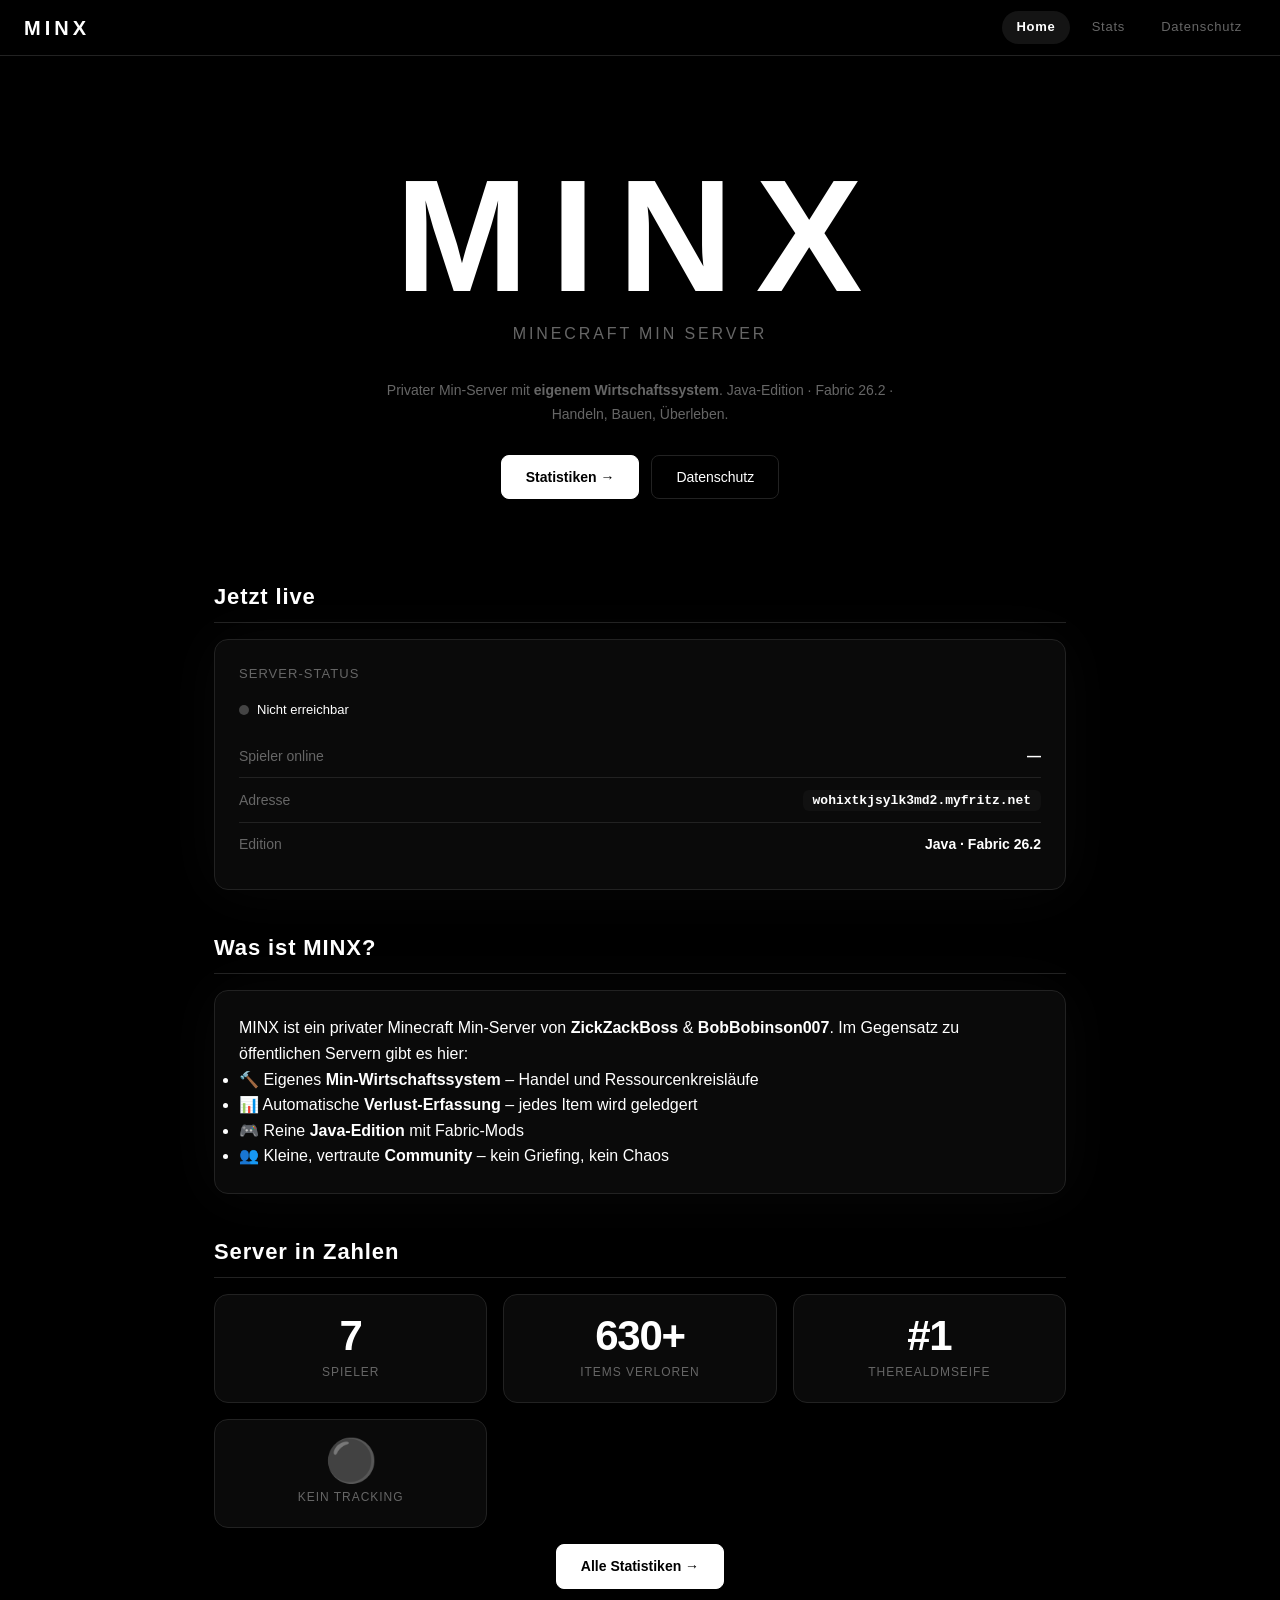
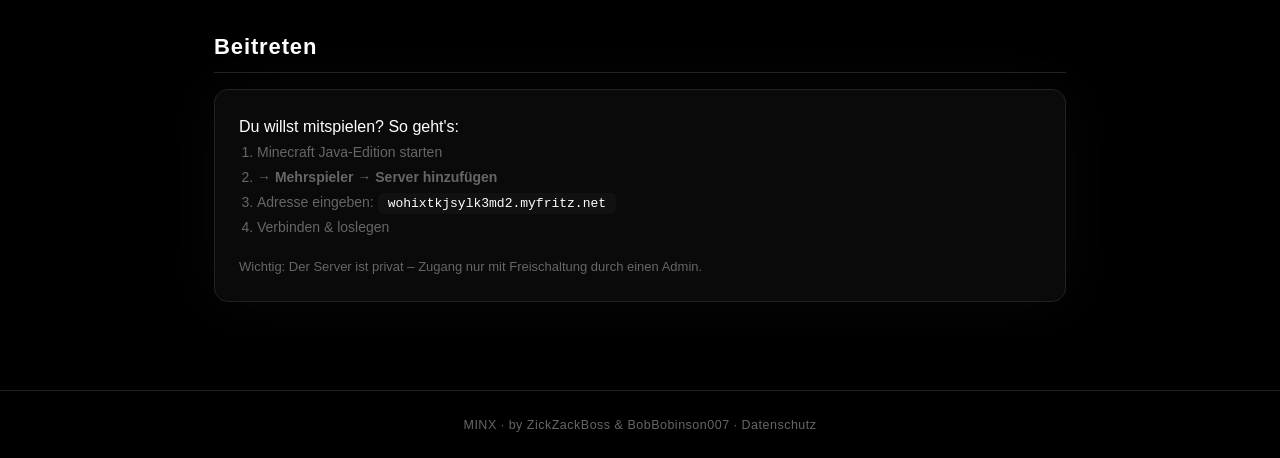
<file: index.html>
<!DOCTYPE html>
<html lang="de">
<head>
  <meta charset="utf-8">
  <meta name="viewport" content="width=device-width, initial-scale=1">
  <title>MINX — Minecraft Min Server</title>
  <meta name="description" content="MINX – Privater Minecraft Min-Server mit eigenem Wirtschaftssystem. Java · Fabric 26.2.">
  <link rel="stylesheet" href="style.css">
  <link rel="icon" type="image/svg+xml" href="data:image/svg+xml,<svg xmlns='http://www.w3.org/2000/svg' viewBox='0 0 100 100'><text y='.9em' font-size='90' fill='white'>M</text></svg>">
</head>
<body>

<nav>
  <a href="/minx/" class="brand">MINX</a>
  <a href="/minx/" class="active">Home</a>
  <a href="/minx/stats/">Stats</a>
  <a href="/minx/privacy/">Datenschutz</a>
</nav>

<main>

  <!-- ─── HERO ─── -->
  <section class="hero">
    <h1>MINX</h1>
    <p class="subtitle">Minecraft Min Server</p>
    <p>
      Privater Min-Server mit <strong>eigenem Wirtschaftssystem</strong>.
      Java-Edition · Fabric 26.2 · Handeln, Bauen, Überleben.
    </p>
    <div class="actions">
      <a href="/minx/stats/" class="btn btn-primary">Statistiken →</a>
      <a href="/minx/privacy/" class="btn">Datenschutz</a>
    </div>
  </section>

  <!-- ─── Server Status ─── -->
  <section>
    <h2>Jetzt live</h2>
    <div class="card">
      <div class="card-header">Server-Status</div>
      <div id="server-status" style="margin-bottom:14px;">
        <span id="status-dot" class="dot offline"></span>
        <span id="status-label">Prüfe…</span>
      </div>
      <div class="row"><span class="k">Spieler online</span><span id="status-players" class="v">—</span></div>
      <div class="row"><span class="k">Adresse</span><span class="v"><code>wohixtkjsylk3md2.myfritz.net</code></span></div>
      <div class="row"><span class="k">Edition</span><span class="v">Java · Fabric 26.2</span></div>
    </div>
  </section>

  <!-- ─── Über ─── -->
  <section>
    <h2>Was ist MINX?</h2>
    <div class="card">
      <p>
        MINX ist ein privater Minecraft Min-Server von
        <strong>ZickZackBoss</strong> &amp; <strong>BobBobinson007</strong>.
        Im Gegensatz zu öffentlichen Servern gibt es hier:
      </p>
      <ul>
        <li>🔨 Eigenes <strong>Min-Wirtschaftssystem</strong> – Handel und Ressourcenkreisläufe</li>
        <li>📊 Automatische <strong>Verlust-Erfassung</strong> – jedes Item wird geledgert</li>
        <li>🎮 Reine <strong>Java-Edition</strong> mit Fabric-Mods</li>
        <li>👥 Kleine, vertraute <strong>Community</strong> – kein Griefing, kein Chaos</li>
      </ul>
    </div>
  </section>

  <!-- ─── Stats Teaser ─── -->
  <section>
    <h2>Server in Zahlen</h2>
    <div class="stats-grid">
      <div class="stat-card">
        <div class="number">7</div>
        <div class="label">Spieler</div>
      </div>
      <div class="stat-card">
        <div class="number">630+</div>
        <div class="label">Items verloren</div>
      </div>
      <div class="stat-card">
        <div class="number">#1</div>
        <div class="label">TheRealDmseife</div>
      </div>
      <div class="stat-card">
        <div class="number">⚫</div>
        <div class="label">Kein Tracking</div>
      </div>
    </div>
    <p class="text-center mt-16">
      <a href="/minx/stats/" class="btn btn-primary">Alle Statistiken →</a>
    </p>
  </section>

  <!-- ─── Server beitreten ─── -->
  <section>
    <h2>Beitreten</h2>
    <div class="card">
      <p>
        Du willst mitspielen? So geht's:
      </p>
      <ol style="padding-left:18px; color:var(--muted); font-size:14px; line-height:1.8;">
        <li>Minecraft Java-Edition starten</li>
        <li>→ <strong>Mehrspieler</strong> → <strong>Server hinzufügen</strong></li>
        <li>Adresse eingeben: <code>wohixtkjsylk3md2.myfritz.net</code></li>
        <li>Verbinden &amp; loslegen</li>
      </ol>
      <p class="mt-16 text-muted" style="font-size:13px;">
        Wichtig: Der Server ist privat – Zugang nur mit Freischaltung durch einen Admin.
      </p>
    </div>
  </section>

</main>

<footer>
  <p>
    MINX · by ZickZackBoss &amp; BobBobinson007 ·
    <a href="/minx/privacy/">Datenschutz</a>
  </p>
</footer>

<script src="script.js"></script>
</body>
</html>
</file>
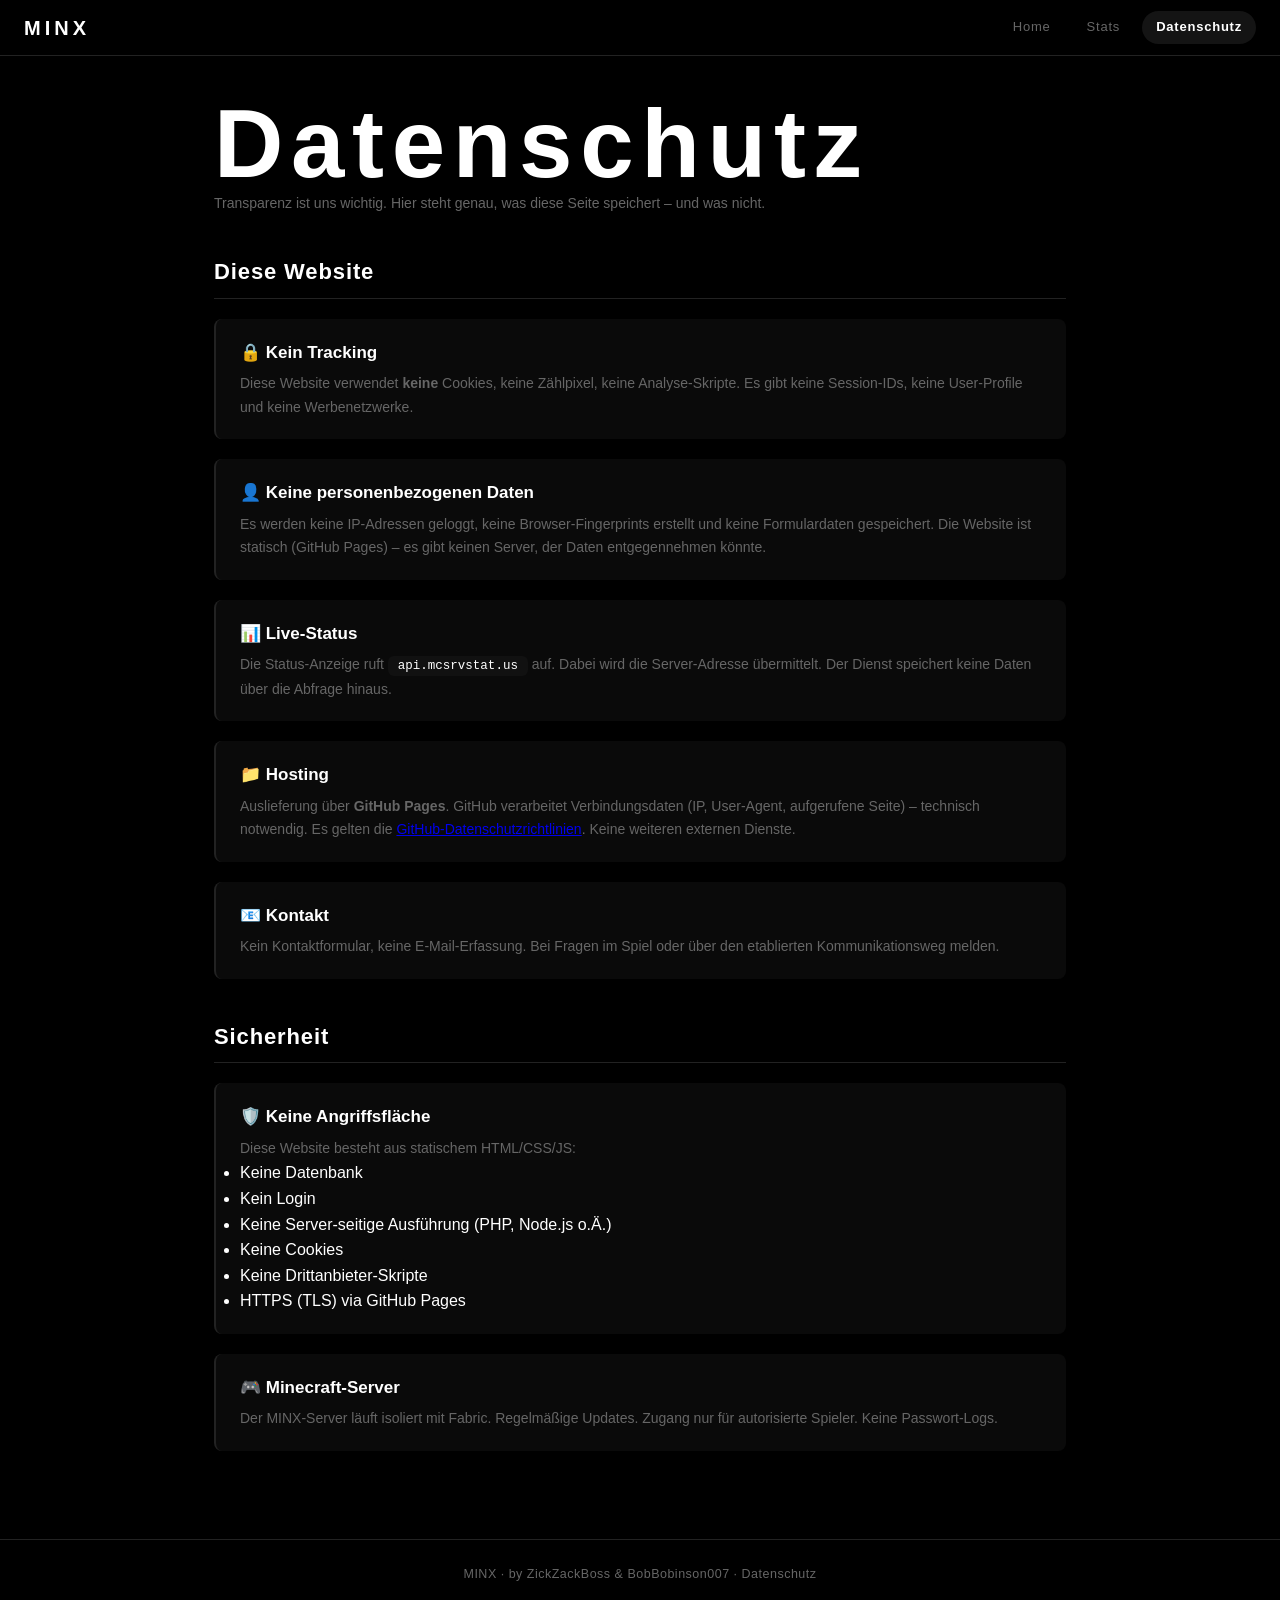
<file: privacy/index.html>
<!DOCTYPE html>
<html lang="de">
<head>
  <meta charset="utf-8">
  <meta name="viewport" content="width=device-width, initial-scale=1">
  <title>Datenschutz — MINX</title>
  <meta name="description" content="MINX Minecraft Server – Datenschutzerklärung. Kein Tracking, keine Cookies, keine Logs.">
  <link rel="stylesheet" href="../style.css">
  <link rel="icon" type="image/svg+xml" href="data:image/svg+xml,<svg xmlns='http://www.w3.org/2000/svg' viewBox='0 0 100 100'><text y='.9em' font-size='90' fill='white'>M</text></svg>">
</head>
<body>

<nav>
  <a href="/minx/" class="brand">MINX</a>
  <a href="/minx/">Home</a>
  <a href="/minx/stats/">Stats</a>
  <a href="/minx/privacy/" class="active">Datenschutz</a>
</nav>

<main>

  <section>
    <h1>Datenschutz</h1>
    <p class="text-muted" style="font-size:14px;">
      Transparenz ist uns wichtig. Hier steht genau, was diese Seite speichert – und was nicht.
    </p>
  </section>

  <section>
    <h2>Diese Website</h2>

    <div class="privacy-block">
      <h3>🔒 Kein Tracking</h3>
      <p>
        Diese Website verwendet <strong>keine</strong> Cookies, keine Zählpixel,
        keine Analyse-Skripte. Es gibt keine Session-IDs, keine User-Profile
        und keine Werbenetzwerke.
      </p>
    </div>

    <div class="privacy-block">
      <h3>👤 Keine personenbezogenen Daten</h3>
      <p>
        Es werden keine IP-Adressen geloggt, keine Browser-Fingerprints erstellt
        und keine Formulardaten gespeichert. Die Website ist statisch (GitHub Pages)
        – es gibt keinen Server, der Daten entgegennehmen könnte.
      </p>
    </div>

    <div class="privacy-block">
      <h3>📊 Live-Status</h3>
      <p>
        Die Status-Anzeige ruft <code>api.mcsrvstat.us</code> auf. Dabei wird
        die Server-Adresse übermittelt. Der Dienst speichert keine Daten über
        die Abfrage hinaus.
      </p>
    </div>

    <div class="privacy-block">
      <h3>📁 Hosting</h3>
      <p>
        Auslieferung über <strong>GitHub Pages</strong>. GitHub verarbeitet
        Verbindungsdaten (IP, User-Agent, aufgerufene Seite) – technisch
        notwendig. Es gelten die
        <a href="https://docs.github.com/de/site-policy/privacy-policies" target="_blank" rel="noopener">GitHub-Datenschutzrichtlinien</a>.
        Keine weiteren externen Dienste.
      </p>
    </div>

    <div class="privacy-block">
      <h3>📧 Kontakt</h3>
      <p>
        Kein Kontaktformular, keine E-Mail-Erfassung. Bei Fragen im Spiel
        oder über den etablierten Kommunikationsweg melden.
      </p>
    </div>
  </section>

  <section>
    <h2>Sicherheit</h2>

    <div class="privacy-block">
      <h3>🛡️ Keine Angriffsfläche</h3>
      <p>Diese Website besteht aus statischem HTML/CSS/JS:</p>
      <ul>
        <li>Keine Datenbank</li>
        <li>Kein Login</li>
        <li>Keine Server-seitige Ausführung (PHP, Node.js o.Ä.)</li>
        <li>Keine Cookies</li>
        <li>Keine Drittanbieter-Skripte</li>
        <li>HTTPS (TLS) via GitHub Pages</li>
      </ul>
    </div>

    <div class="privacy-block">
      <h3>🎮 Minecraft-Server</h3>
      <p>
        Der MINX-Server läuft isoliert mit Fabric. Regelmäßige Updates.
        Zugang nur für autorisierte Spieler. Keine Passwort-Logs.
      </p>
    </div>
  </section>

</main>

<footer>
  <p>
    MINX · by ZickZackBoss &amp; BobBobinson007 ·
    <a href="/minx/privacy/">Datenschutz</a>
  </p>
</footer>

<script src="../script.js"></script>
</body>
</html>
</file>
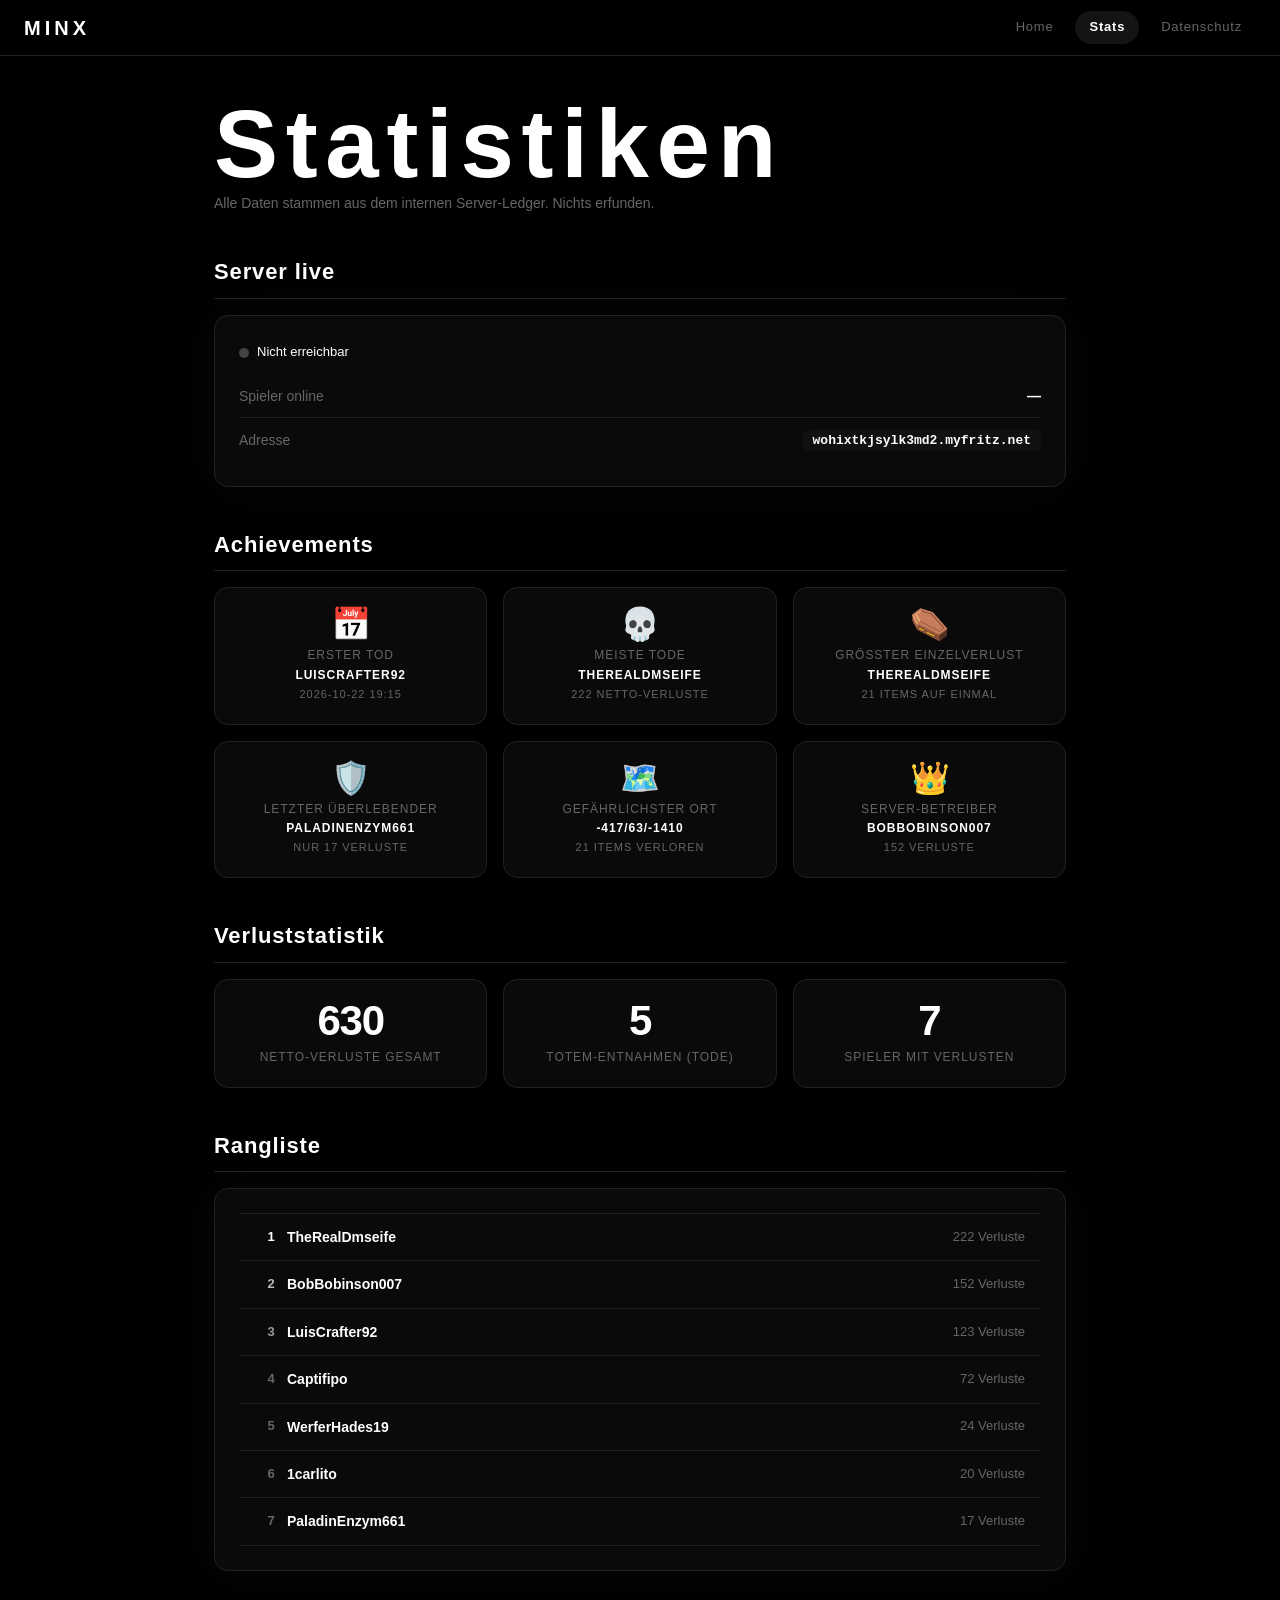
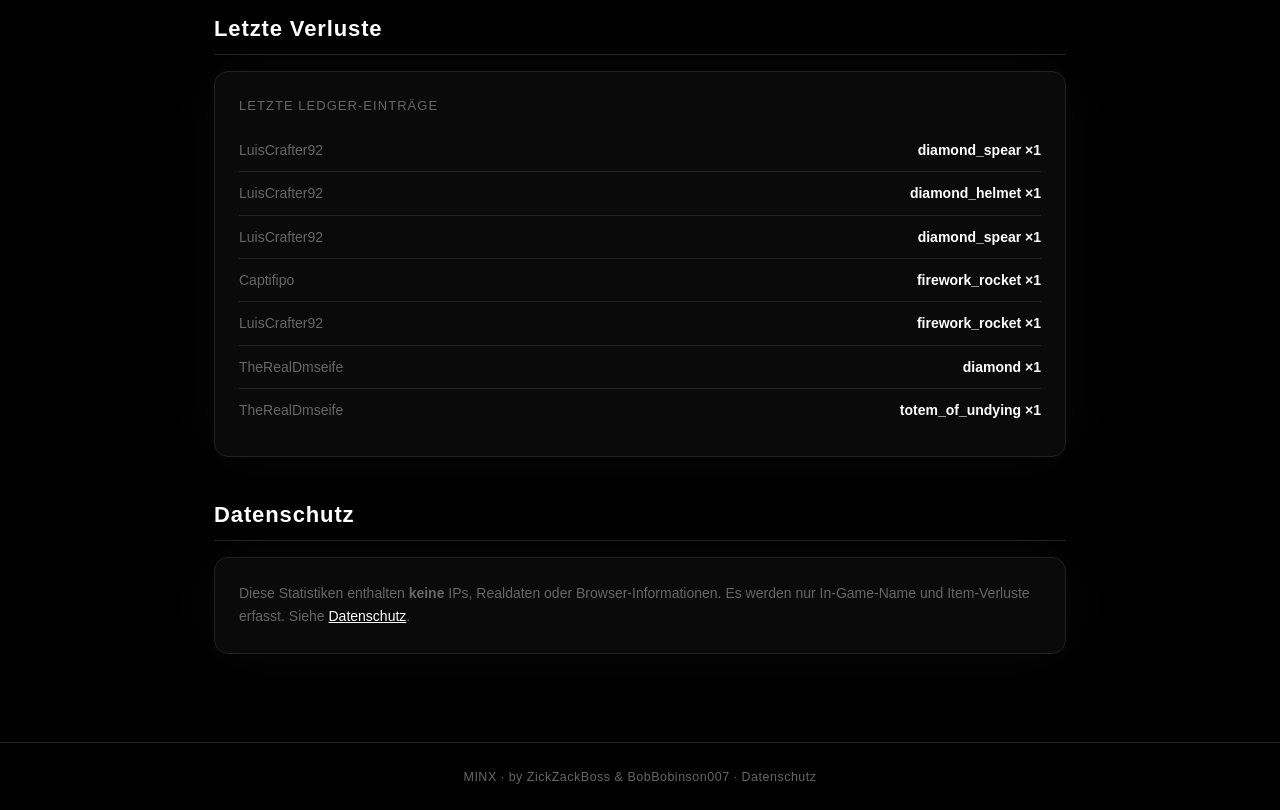
<file: stats/index.html>
<!DOCTYPE html>
<html lang="de">
<head>
  <meta charset="utf-8">
  <meta name="viewport" content="width=device-width, initial-scale=1">
  <title>Statistiken — MINX</title>
  <meta name="description" content="MINX Minecraft Server – Tode, Verluste, Achievements und Spieler-Rankings.">
  <link rel="stylesheet" href="../style.css">
  <link rel="icon" type="image/svg+xml" href="data:image/svg+xml,<svg xmlns='http://www.w3.org/2000/svg' viewBox='0 0 100 100'><text y='.9em' font-size='90' fill='white'>M</text></svg>">
</head>
<body>

<nav>
  <a href="/minx/" class="brand">MINX</a>
  <a href="/minx/">Home</a>
  <a href="/minx/stats/" class="active">Stats</a>
  <a href="/minx/privacy/">Datenschutz</a>
</nav>

<main>

  <section>
    <h1>Statistiken</h1>
    <p class="text-muted" style="font-size:14px;">
      Alle Daten stammen aus dem internen Server-Ledger. Nichts erfunden.
    </p>
  </section>

  <!-- ─── Live Status ─── -->
  <section>
    <h2>Server live</h2>
    <div class="card">
      <div id="server-status" style="margin-bottom:12px;">
        <span id="status-dot" class="dot offline"></span>
        <span id="status-label">Prüfe…</span>
      </div>
      <div class="row"><span class="k">Spieler online</span><span id="status-players" class="v">—</span></div>
      <div class="row"><span class="k">Adresse</span><span class="v"><code>wohixtkjsylk3md2.myfritz.net</code></span></div>
    </div>
  </section>

  <!-- ─── Achievements ─── -->
  <section>
    <h2>Achievements</h2>

    <div class="stats-grid">
      <div class="stat-card">
        <div class="number" style="font-size:32px;">📅</div>
        <div class="label">Erster Tod<br><span style="color:#fff;font-weight:600;">LuisCrafter92</span><br><span class="text-muted" style="font-size:11px;">2026-10-22 19:15</span></div>
      </div>
      <div class="stat-card">
        <div class="number" style="font-size:32px;">💀</div>
        <div class="label">Meiste Tode<br><span style="color:#fff;font-weight:600;">TheRealDmseife</span><br><span class="text-muted" style="font-size:11px;">222 Netto-Verluste</span></div>
      </div>
      <div class="stat-card">
        <div class="number" style="font-size:32px;">⚰️</div>
        <div class="label">Größter Einzelverlust<br><span style="color:#fff;font-weight:600;">TheRealDmseife</span><br><span class="text-muted" style="font-size:11px;">21 Items auf einmal</span></div>
      </div>
      <div class="stat-card">
        <div class="number" style="font-size:32px;">🛡️</div>
        <div class="label">Letzter Überlebender<br><span style="color:#fff;font-weight:600;">PaladinEnzym661</span><br><span class="text-muted" style="font-size:11px;">Nur 17 Verluste</span></div>
      </div>
      <div class="stat-card">
        <div class="number" style="font-size:32px;">🗺️</div>
        <div class="label">Gefährlichster Ort<br><span style="color:#fff;font-weight:600;">-417/63/-1410</span><br><span class="text-muted" style="font-size:11px;">21 Items verloren</span></div>
      </div>
      <div class="stat-card">
        <div class="number" style="font-size:32px;">👑</div>
        <div class="label">Server-Betreiber<br><span style="color:#fff;font-weight:600;">BobBobinson007</span><br><span class="text-muted" style="font-size:11px;">152 Verluste</span></div>
      </div>
    </div>
  </section>

  <!-- ─── Gesamt-Verluste ─── -->
  <section>
    <h2>Verluststatistik</h2>

    <div class="stats-grid">
      <div class="stat-card">
        <div class="number"><span id="death-total">0</span></div>
        <div class="label">Netto-Verluste gesamt</div>
      </div>
      <div class="stat-card">
        <div class="number">5</div>
        <div class="label">Totem-Entnahmen (Tode)</div>
      </div>
      <div class="stat-card">
        <div class="number">7</div>
        <div class="label">Spieler mit Verlusten</div>
      </div>
    </div>
  </section>

  <!-- ─── Leaderboard ─── -->
  <section>
    <h2>Rangliste</h2>
    <ol class="leaderboard card" id="death-leaderboard">
      <!-- js -->
    </ol>
  </section>

  <!-- ─── Letzte Verluste ─── -->
  <section>
    <h2>Letzte Verluste</h2>
    <div class="card" id="recent-deaths">
      <div class="card-header">Letzte Ledger-Einträge</div>
      <div class="row"><span class="k">LuisCrafter92</span><span class="v">diamond_spear ×1</span></div>
      <div class="row"><span class="k">LuisCrafter92</span><span class="v">diamond_helmet ×1</span></div>
      <div class="row"><span class="k">LuisCrafter92</span><span class="v">diamond_spear ×1</span></div>
      <div class="row"><span class="k">Captifipo</span><span class="v">firework_rocket ×1</span></div>
      <div class="row"><span class="k">LuisCrafter92</span><span class="v">firework_rocket ×1</span></div>
      <div class="row"><span class="k">TheRealDmseife</span><span class="v">diamond ×1</span></div>
      <div class="row"><span class="k">TheRealDmseife</span><span class="v">totem_of_undying ×1</span></div>
    </div>
  </section>

  <!-- ─── Datenschutz ─── -->
  <section>
    <h2>Datenschutz</h2>
    <div class="card">
      <p class="text-muted" style="font-size:14px; line-height:1.7;">
        Diese Statistiken enthalten <strong>keine</strong> IPs, Realdaten oder
        Browser-Informationen. Es werden nur In-Game-Name und Item-Verluste
        erfasst. Siehe <a href="/minx/privacy/" style="color:var(--fg);">Datenschutz</a>.
      </p>
    </div>
  </section>

</main>

<footer>
  <p>
    MINX · by ZickZackBoss &amp; BobBobinson007 ·
    <a href="/minx/privacy/">Datenschutz</a>
  </p>
</footer>

<script src="../script.js"></script>
</body>
</html>
</file>
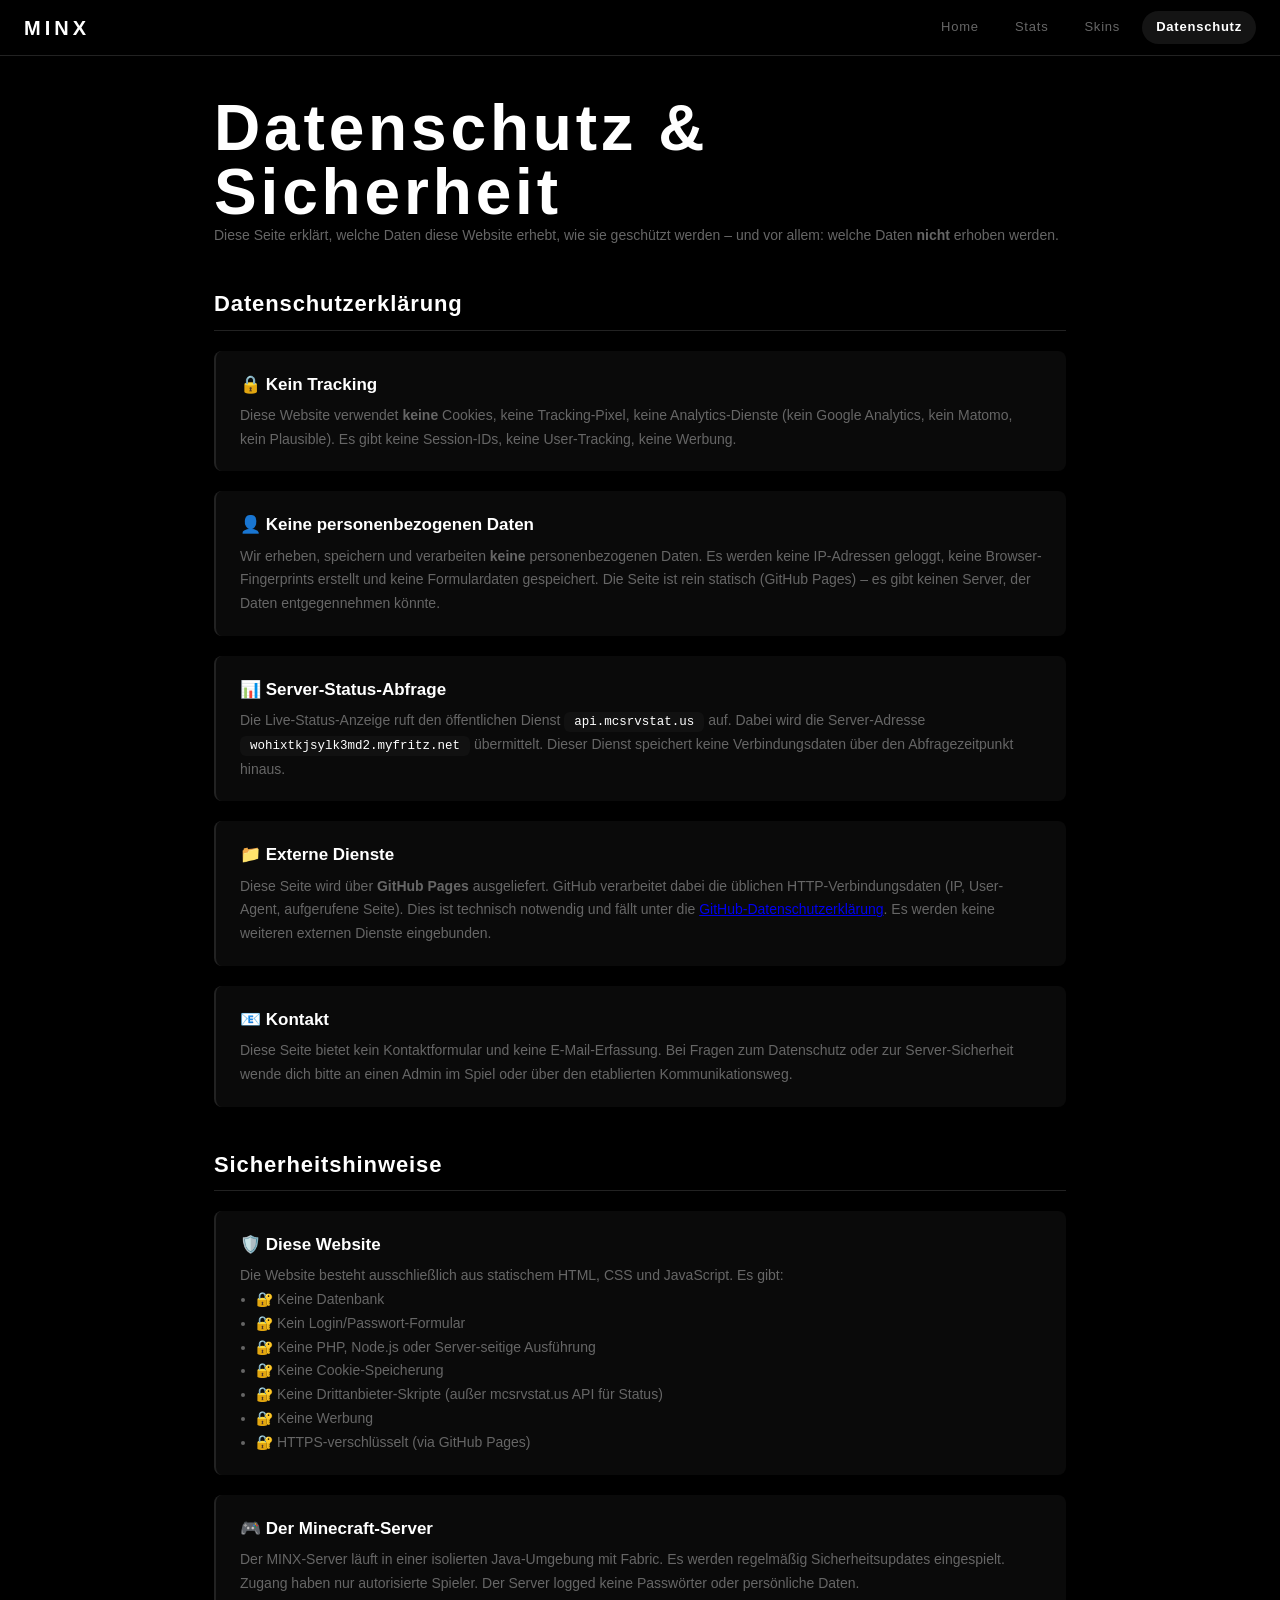
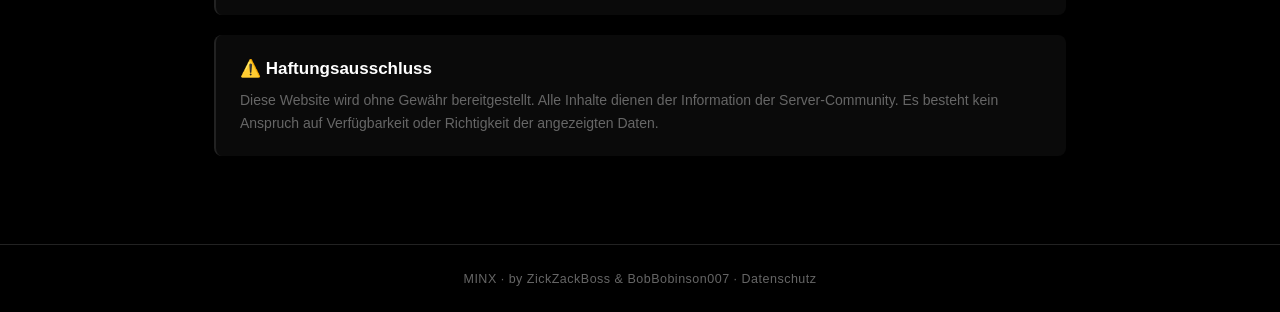
<file: privacy.html>
<!DOCTYPE html>
<html lang="de">
<head>
  <meta charset="utf-8">
  <meta name="viewport" content="width=device-width, initial-scale=1">
  <title>Datenschutz — MINX</title>
  <meta name="description" content="MINX Minecraft Server – Datenschutzerklärung und Sicherheitshinweise.">
  <link rel="stylesheet" href="style.css">
  <link rel="icon" type="image/png" href="data:image/svg+xml,<svg xmlns='http://www.w3.org/2000/svg' viewBox='0 0 100 100'><text y='.9em' font-size='90' fill='white'>M</text></svg>">
</head>
<body>

<nav>
  <a href="/minx/" class="brand">MINX</a>
  <a href="/minx/">Home</a>
  <a href="/minx/stats">Stats</a>
  <a href="/minx/skins">Skins</a>
  <a href="/minx/privacy" class="active">Datenschutz</a>
</nav>

<main>

  <section>
    <h1 style="font-size:clamp(36px,8vw,64px); letter-spacing:.06em;">Datenschutz &amp; Sicherheit</h1>
    <p class="text-muted" style="font-size:14px; margin-bottom:6px;">
      Diese Seite erklärt, welche Daten diese Website erhebt, wie sie geschützt
      werden – und vor allem: welche Daten <strong>nicht</strong> erhoben werden.
    </p>
  </section>

  <!-- ─── Privacy ─── -->
  <section>
    <h2>Datenschutzerklärung</h2>

    <div class="privacy-block">
      <h3>🔒 Kein Tracking</h3>
      <p>
        Diese Website verwendet <strong>keine</strong> Cookies, keine
        Tracking-Pixel, keine Analytics-Dienste (kein Google Analytics,
        kein Matomo, kein Plausible). Es gibt keine Session-IDs,
        keine User-Tracking, keine Werbung.
      </p>
    </div>

    <div class="privacy-block">
      <h3>👤 Keine personenbezogenen Daten</h3>
      <p>
        Wir erheben, speichern und verarbeiten <strong>keine</strong>
        personenbezogenen Daten. Es werden keine IP-Adressen geloggt,
        keine Browser-Fingerprints erstellt und keine Formulardaten
        gespeichert. Die Seite ist rein statisch (GitHub Pages) –
        es gibt keinen Server, der Daten entgegennehmen könnte.
      </p>
    </div>

    <div class="privacy-block">
      <h3>📊 Server-Status-Abfrage</h3>
      <p>
        Die Live-Status-Anzeige ruft den öffentlichen Dienst
        <code>api.mcsrvstat.us</code> auf. Dabei wird die Server-Adresse
        <code>wohixtkjsylk3md2.myfritz.net</code> übermittelt.
        Dieser Dienst speichert keine Verbindungsdaten über den
        Abfragezeitpunkt hinaus.
      </p>
    </div>

    <div class="privacy-block">
      <h3>📁 Externe Dienste</h3>
      <p>
        Diese Seite wird über <strong>GitHub Pages</strong> ausgeliefert.
        GitHub verarbeitet dabei die üblichen HTTP-Verbindungsdaten
        (IP, User-Agent, aufgerufene Seite). Dies ist technisch notwendig
        und fällt unter die
        <a href="https://docs.github.com/de/site-policy/privacy-policies" target="_blank" rel="noopener">GitHub-Datenschutzerklärung</a>.
        Es werden keine weiteren externen Dienste eingebunden.
      </p>
    </div>

    <div class="privacy-block">
      <h3>📧 Kontakt</h3>
      <p>
        Diese Seite bietet kein Kontaktformular und keine
        E-Mail-Erfassung. Bei Fragen zum Datenschutz oder zur
        Server-Sicherheit wende dich bitte an einen Admin im Spiel
        oder über den etablierten Kommunikationsweg.
      </p>
    </div>
  </section>

  <!-- ─── Security ─── -->
  <section>
    <h2>Sicherheitshinweise</h2>

    <div class="privacy-block">
      <h3>🛡️ Diese Website</h3>
      <p>
        Die Website besteht ausschließlich aus statischem HTML, CSS und
        JavaScript. Es gibt:
      </p>
      <ul style="color:var(--muted); font-size:14px; line-height:1.7; padding-left:16px;">
        <li>🔐 Keine Datenbank</li>
        <li>🔐 Kein Login/Passwort-Formular</li>
        <li>🔐 Keine PHP, Node.js oder Server-seitige Ausführung</li>
        <li>🔐 Keine Cookie-Speicherung</li>
        <li>🔐 Keine Drittanbieter-Skripte (außer mcsrvstat.us API für Status)</li>
        <li>🔐 Keine Werbung</li>
        <li>🔐 HTTPS-verschlüsselt (via GitHub Pages)</li>
      </ul>
    </div>

    <div class="privacy-block">
      <h3>🎮 Der Minecraft-Server</h3>
      <p>
        Der MINX-Server läuft in einer isolierten Java-Umgebung mit Fabric.
        Es werden regelmäßig Sicherheitsupdates eingespielt. Zugang
        haben nur autorisierte Spieler. Der Server logged keine
        Passwörter oder persönliche Daten.
      </p>
    </div>

    <div class="privacy-block">
      <h3>⚠️ Haftungsausschluss</h3>
      <p>
        Diese Website wird ohne Gewähr bereitgestellt. Alle Inhalte
        dienen der Information der Server-Community. Es besteht kein
        Anspruch auf Verfügbarkeit oder Richtigkeit der angezeigten
        Daten.
      </p>
    </div>
  </section>

</main>

<footer>
  <p>
    MINX · by ZickZackBoss &amp; BobBobinson007 ·
    <a href="/minx/privacy">Datenschutz</a>
  </p>
</footer>

<script src="script.js"></script>
</body>
</html>
</file>
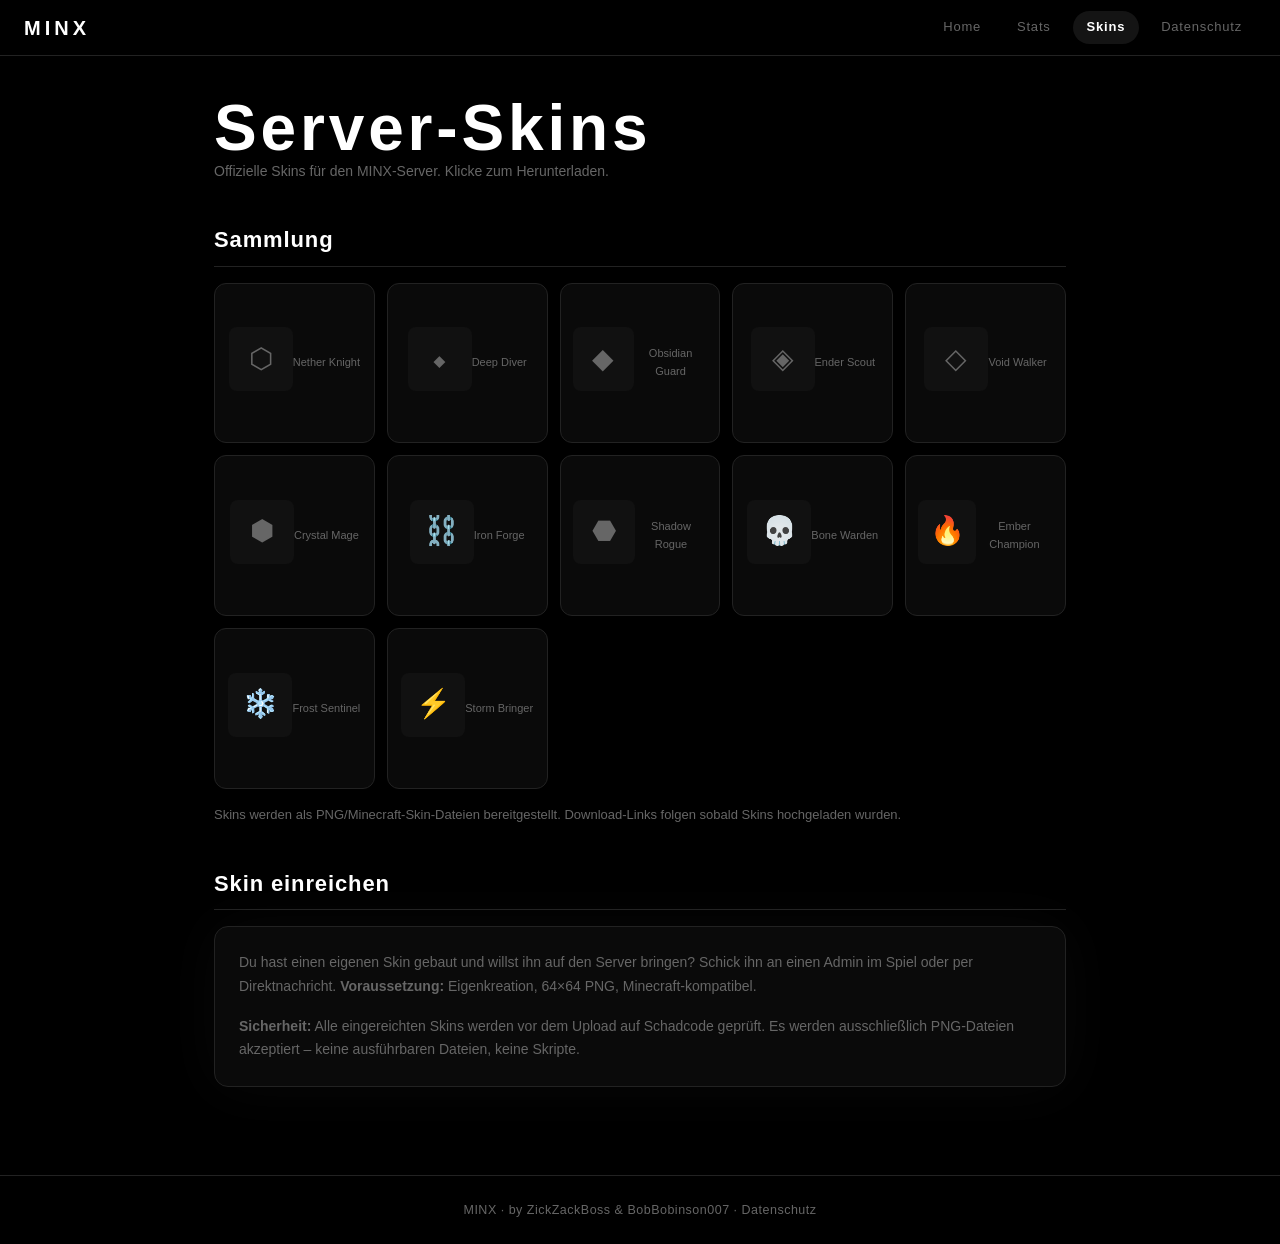
<file: skins.html>
<!DOCTYPE html>
<html lang="de">
<head>
  <meta charset="utf-8">
  <meta name="viewport" content="width=device-width, initial-scale=1">
  <title>Skins — MINX</title>
  <meta name="description" content="MINX Minecraft Server Skins – Offizielle Server-Skins und Downloads.">
  <link rel="stylesheet" href="style.css">
  <link rel="icon" type="image/png" href="data:image/svg+xml,<svg xmlns='http://www.w3.org/2000/svg' viewBox='0 0 100 100'><text y='.9em' font-size='90' fill='white'>M</text></svg>">
</head>
<body>

<nav>
  <a href="/minx/" class="brand">MINX</a>
  <a href="/minx/">Home</a>
  <a href="/minx/stats">Stats</a>
  <a href="/minx/skins" class="active">Skins</a>
  <a href="/minx/privacy">Datenschutz</a>
</nav>

<main>

  <section>
    <h1 style="font-size:clamp(36px,8vw,64px); letter-spacing:.06em;">Server-Skins</h1>
    <p class="text-muted" style="font-size:14px; margin-bottom:6px;">
      Offizielle Skins für den MINX-Server. Klicke zum Herunterladen.
    </p>
  </section>

  <section>
    <h2>Sammlung</h2>
    <div class="skin-grid" id="skin-gallery">
      <div class="skin-item">
        <div class="placeholder">⬡</div>
        <span>Nether Knight</span>
      </div>
      <div class="skin-item">
        <div class="placeholder">⬥</div>
        <span>Deep Diver</span>
      </div>
      <div class="skin-item">
        <div class="placeholder">◆</div>
        <span>Obsidian Guard</span>
      </div>
      <div class="skin-item">
        <div class="placeholder">◈</div>
        <span>Ender Scout</span>
      </div>
      <div class="skin-item">
        <div class="placeholder">◇</div>
        <span>Void Walker</span>
      </div>
      <div class="skin-item">
        <div class="placeholder">⬢</div>
        <span>Crystal Mage</span>
      </div>
      <div class="skin-item">
        <div class="placeholder">⛓️</div>
        <span>Iron Forge</span>
      </div>
      <div class="skin-item">
        <div class="placeholder">⬣</div>
        <span>Shadow Rogue</span>
      </div>
      <div class="skin-item">
        <div class="placeholder">💀</div>
        <span>Bone Warden</span>
      </div>
      <div class="skin-item">
        <div class="placeholder">🔥</div>
        <span>Ember Champion</span>
      </div>
      <div class="skin-item">
        <div class="placeholder">❄️</div>
        <span>Frost Sentinel</span>
      </div>
      <div class="skin-item">
        <div class="placeholder">⚡</div>
        <span>Storm Bringer</span>
      </div>
    </div>

    <p class="text-muted mt-16" style="font-size:13px;">
      Skins werden als PNG/Minecraft-Skin-Dateien bereitgestellt.
      Download-Links folgen sobald Skins hochgeladen wurden.
    </p>
  </section>

  <!-- ─── Upload Info ─── -->
  <section>
    <h2>Skin einreichen</h2>
    <div class="card">
      <p class="text-muted" style="font-size:14px; line-height:1.7;">
        Du hast einen eigenen Skin gebaut und willst ihn auf den Server bringen?
        Schick ihn an einen Admin im Spiel oder per Direktnachricht.
        <strong>Voraussetzung:</strong> Eigenkreation, 64×64 PNG, Minecraft-kompatibel.
      </p>
      <p class="text-muted mt-16" style="font-size:14px; line-height:1.7;">
        <strong>Sicherheit:</strong> Alle eingereichten Skins werden vor dem
        Upload auf Schadcode geprüft. Es werden ausschließlich PNG-Dateien
        akzeptiert – keine ausführbaren Dateien, keine Skripte.
      </p>
    </div>
  </section>

</main>

<footer>
  <p>
    MINX · by ZickZackBoss &amp; BobBobinson007 ·
    <a href="/minx/privacy">Datenschutz</a>
  </p>
</footer>

<script src="script.js"></script>
</body>
</html>
</file>
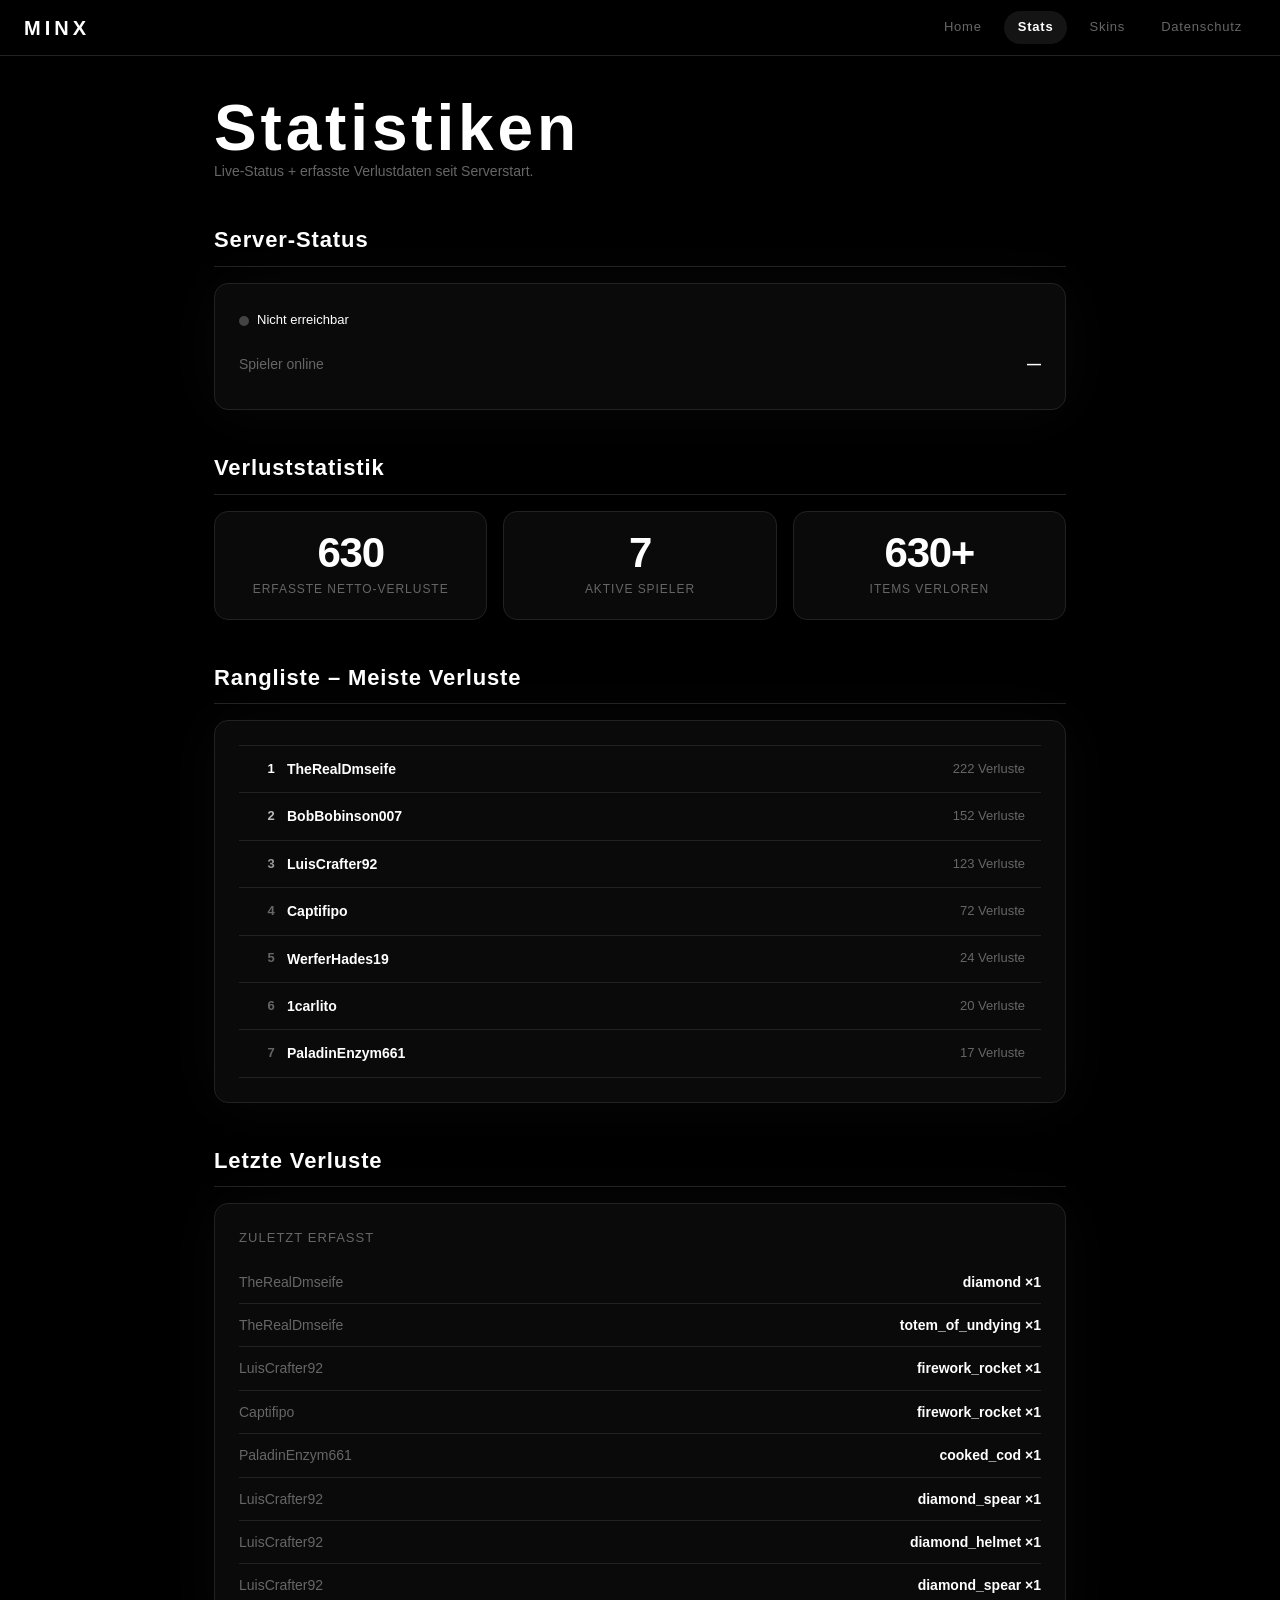
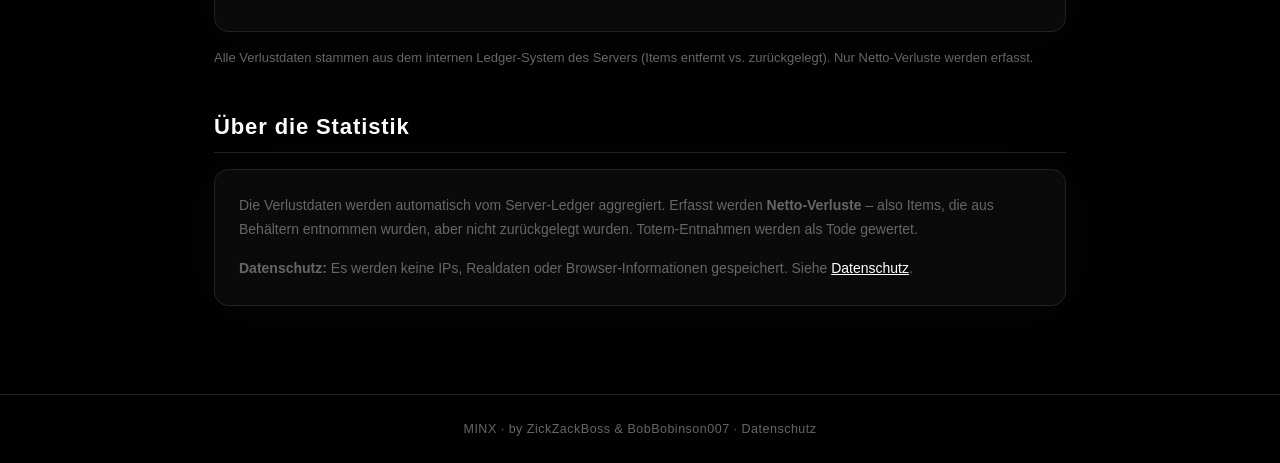
<file: stats.html>
<!DOCTYPE html>
<html lang="de">
<head>
  <meta charset="utf-8">
  <meta name="viewport" content="width=device-width, initial-scale=1">
  <title>Statistiken — MINX</title>
  <meta name="description" content="MINX Minecraft Server Statistiken – Tode, Verluste, Spieler-Rankings.">
  <link rel="stylesheet" href="style.css">
  <link rel="icon" type="image/png" href="data:image/svg+xml,<svg xmlns='http://www.w3.org/2000/svg' viewBox='0 0 100 100'><text y='.9em' font-size='90' fill='white'>M</text></svg>">
</head>
<body>

<nav>
  <a href="/minx/" class="brand">MINX</a>
  <a href="/minx/">Home</a>
  <a href="/minx/stats" class="active">Stats</a>
  <a href="/minx/skins">Skins</a>
  <a href="/minx/privacy">Datenschutz</a>
</nav>

<main>

  <section>
    <h1 style="font-size:clamp(36px,8vw,64px); letter-spacing:.06em;">Statistiken</h1>
    <p class="text-muted" style="font-size:14px; margin-bottom:6px;">
      Live-Status + erfasste Verlustdaten seit Serverstart.
    </p>
  </section>

  <!-- ─── Server Live ─── -->
  <section>
    <h2>Server-Status</h2>
    <div class="card">
      <div id="server-status" style="margin-bottom:12px;">
        <span id="status-dot" class="dot offline"></span>
        <span id="status-label">Prüfe…</span>
      </div>
      <div class="row"><span class="k">Spieler online</span><span id="status-players" class="v">—</span></div>
    </div>
  </section>

  <!-- ─── Death Stats ─── -->
  <section>
    <h2>Verluststatistik</h2>

    <div class="stats-grid">
      <div class="stat-card">
        <div class="number"><span id="death-total">0</span></div>
        <div class="label">Erfasste Netto-Verluste</div>
      </div>
      <div class="stat-card">
        <div class="number">7</div>
        <div class="label">Aktive Spieler</div>
      </div>
      <div class="stat-card">
        <div class="number">630+</div>
        <div class="label">Items verloren</div>
      </div>
    </div>
  </section>

  <!-- ─── Leaderboard ─── -->
  <section>
    <h2>Rangliste – Meiste Verluste</h2>
    <ol class="leaderboard card" id="death-leaderboard">
      <!-- populated by js -->
    </ol>
  </section>

  <!-- ─── Recent Deaths ─── -->
  <section>
    <h2>Letzte Verluste</h2>
    <div class="card" id="recent-deaths">
      <div class="card-header">Zuletzt erfasst</div>
      <div class="row"><span class="k">TheRealDmseife</span><span class="v">diamond ×1</span></div>
      <div class="row"><span class="k">TheRealDmseife</span><span class="v">totem_of_undying ×1</span></div>
      <div class="row"><span class="k">LuisCrafter92</span><span class="v">firework_rocket ×1</span></div>
      <div class="row"><span class="k">Captifipo</span><span class="v">firework_rocket ×1</span></div>
      <div class="row"><span class="k">PaladinEnzym661</span><span class="v">cooked_cod ×1</span></div>
      <div class="row"><span class="k">LuisCrafter92</span><span class="v">diamond_spear ×1</span></div>
      <div class="row"><span class="k">LuisCrafter92</span><span class="v">diamond_helmet ×1</span></div>
      <div class="row"><span class="k">LuisCrafter92</span><span class="v">diamond_spear ×1</span></div>
    </div>

    <p class="text-muted mt-16" style="font-size:13px;">
      Alle Verlustdaten stammen aus dem internen Ledger-System des Servers
      (Items entfernt vs. zurückgelegt). Nur Netto-Verluste werden erfasst.
    </p>
  </section>

  <!-- ─── About Stats ─── -->
  <section>
    <h2>Über die Statistik</h2>
    <div class="card">
      <p class="text-muted" style="font-size:14px; line-height:1.7;">
        Die Verlustdaten werden automatisch vom Server-Ledger aggregiert.
        Erfasst werden <strong>Netto-Verluste</strong> – also Items, die aus
        Behältern entnommen wurden, aber nicht zurückgelegt wurden.
        Totem-Entnahmen werden als Tode gewertet.
      </p>
      <p class="text-muted mt-16" style="font-size:14px; line-height:1.7;">
        <strong>Datenschutz:</strong> Es werden keine IPs, Realdaten oder
        Browser-Informationen gespeichert. Siehe
        <a href="/minx/privacy" style="color:var(--fg);">Datenschutz</a>.
      </p>
    </div>
  </section>

</main>

<footer>
  <p>
    MINX · by ZickZackBoss &amp; BobBobinson007 ·
    <a href="/minx/privacy">Datenschutz</a>
  </p>
</footer>

<script src="script.js"></script>
</body>
</html>
</file>
<file: style.css>
/* ═══════════════════════════════════════════
   MINX — Minecraft Server
   Black & White Theme
   ═══════════════════════════════════════════ */

:root {
  --bg:        #000000;
  --fg:        #ffffff;
  --muted:     #666666;
  --line:      #222222;
  --card-bg:   #0a0a0a;
  --accent:    #ffffff;
  --glow:      0 0 60px rgba(255,255,255,.03);
  --font:      -apple-system,BlinkMacSystemFont,"Helvetica Neue",Arial,sans-serif;
  --mono:      "SF Mono",ui-monospace,Menlo,Consolas,monospace;
}

* { box-sizing: border-box; margin: 0; padding: 0; }

html { font-size: 16px; scroll-behavior: smooth; }

body {
  background: var(--bg);
  color: var(--fg);
  font-family: var(--font);
  line-height: 1.6;
  -webkit-font-smoothing: antialiased;
  min-height: 100vh;
  display: flex;
  flex-direction: column;
}

/* ─── Navigation ─── */

nav {
  position: fixed;
  top: 0; left: 0; right: 0;
  z-index: 100;
  background: rgba(0,0,0,.85);
  backdrop-filter: blur(12px);
  border-bottom: 1px solid var(--line);
  padding: 0 24px;
  height: 56px;
  display: flex;
  align-items: center;
  gap: 8px;
}

nav .brand {
  font-size: 20px;
  font-weight: 800;
  letter-spacing: .2em;
  text-decoration: none;
  color: var(--fg);
  margin-right: auto;
}

nav .brand:hover { opacity: .7; }

nav a:not(.brand) {
  color: var(--muted);
  text-decoration: none;
  font-size: 13px;
  letter-spacing: .06em;
  padding: 6px 14px;
  border-radius: 20px;
  transition: all .15s;
}

nav a:not(.brand):hover {
  color: var(--fg);
  background: rgba(255,255,255,.06);
}

nav a.active {
  color: var(--fg);
  background: rgba(255,255,255,.08);
  font-weight: 600;
}

/* ─── Layout ─── */

main {
  flex: 1;
  padding: 96px 24px 48px;
  max-width: 900px;
  margin: 0 auto;
}

section { margin-bottom: 40px; }

/* ─── Typography ─── */

h1 {
  font-size: clamp(48px,12vw,96px);
  font-weight: 800;
  letter-spacing: .08em;
  line-height: 1;
}

h2 {
  font-size: 22px;
  font-weight: 700;
  letter-spacing: .04em;
  margin-bottom: 16px;
  padding-bottom: 8px;
  border-bottom: 1px solid var(--line);
}

h3 {
  font-size: 17px;
  font-weight: 600;
  margin-bottom: 10px;
}

/* ─── Cards ─── */

.card {
  background: var(--card-bg);
  border: 1px solid var(--line);
  border-radius: 14px;
  padding: 24px;
  box-shadow: var(--glow);
}

.card-header {
  font-size: 13px;
  color: var(--muted);
  letter-spacing: .08em;
  text-transform: uppercase;
  margin-bottom: 12px;
}

.row {
  display: flex;
  justify-content: space-between;
  align-items: center;
  padding: 10px 0;
  border-bottom: 1px solid var(--line);
  font-size: 14px;
}

.row:last-of-type { border-bottom: 0; }

.row .k { color: var(--muted); }
.row .v { font-weight: 600; }

code {
  font-family: var(--mono);
  font-size: 13px;
  background: #111;
  padding: 3px 10px;
  border-radius: 6px;
  color: var(--fg);
}

/* ─── Buttons ─── */

.btn {
  display: inline-block;
  padding: 10px 24px;
  border: 1px solid var(--line);
  border-radius: 8px;
  background: transparent;
  color: var(--fg);
  font-size: 14px;
  font-weight: 500;
  text-decoration: none;
  cursor: pointer;
  transition: all .15s;
}

.btn:hover {
  background: rgba(255,255,255,.06);
  border-color: #444;
}

.btn-primary {
  background: var(--fg);
  color: var(--bg);
  border-color: var(--fg);
  font-weight: 700;
}

.btn-primary:hover {
  background: #ddd;
}

/* ─── Hero ─── */

.hero {
  text-align: center;
  padding: 60px 0 40px;
  animation: fadeIn .8s ease both;
}

.hero h1 {
  font-size: clamp(72px,20vw,160px);
  letter-spacing: .14em;
  margin-bottom: 4px;
}

.hero .subtitle {
  color: var(--muted);
  font-size: 16px;
  letter-spacing: .18em;
  text-transform: uppercase;
  margin-bottom: 32px;
}

.hero p {
  color: var(--muted);
  font-size: 14px;
  max-width: 520px;
  margin: 0 auto 28px;
  line-height: 1.7;
}

.hero .actions { display: flex; gap: 12px; justify-content: center; flex-wrap: wrap; }

/* ─── Status Badge ─── */

#server-status {
  display: inline-flex;
  align-items: center;
  gap: 8px;
  font-size: 13px;
}

#server-status .dot {
  width: 10px; height: 10px;
  border-radius: 50%;
  background: #444;
  transition: background .3s;
}

#server-status .dot.online { background: #fff; box-shadow: 0 0 12px rgba(255,255,255,.15); }
#server-status .dot.offline { background: #444; }

/* ─── Stats Grid ─── */

.stats-grid {
  display: grid;
  grid-template-columns: repeat(auto-fill, minmax(240px, 1fr));
  gap: 16px;
}

.stat-card {
  background: var(--card-bg);
  border: 1px solid var(--line);
  border-radius: 14px;
  padding: 20px;
  text-align: center;
}

.stat-card .number {
  font-size: 42px;
  font-weight: 800;
  letter-spacing: -.03em;
  line-height: 1;
}

.stat-card .label {
  font-size: 12px;
  color: var(--muted);
  letter-spacing: .08em;
  text-transform: uppercase;
  margin-top: 6px;
}

/* ─── Leaderboard ─── */

.leaderboard { list-style: none; counter-reset: lb; }

.leaderboard li {
  counter-increment: lb;
  display: flex;
  align-items: center;
  padding: 12px 16px;
  border-bottom: 1px solid var(--line);
  font-size: 14px;
}

.leaderboard li:first-child { border-top: 1px solid var(--line); }

.leaderboard .rank {
  width: 32px;
  color: var(--muted);
  text-align: center;
  font-weight: 600;
  font-size: 13px;
}

.leaderboard .rank::before {
  content: counter(lb);
}

.leaderboard .rank.gold  { color: #fff; }
.leaderboard .rank.silver { color: #bbb; }
.leaderboard .rank.bronze { color: #999; }

.leaderboard .name { flex: 1; font-weight: 600; }
.leaderboard .score { color: var(--muted); font-size: 13px; }

/* ─── Privacy / Security ─── */

.privacy-block {
  margin: 20px 0;
  padding: 20px 24px;
  border-left: 2px solid var(--line);
  background: var(--card-bg);
  border-radius: 8px;
}

.privacy-block h3 { margin-bottom: 6px; }
.privacy-block p { color: var(--muted); font-size: 14px; line-height: 1.7; }
.privacy-block code { font-size: 12.5px; }

/* ─── Skins Gallery ─── */

.skin-grid {
  display: grid;
  grid-template-columns: repeat(auto-fill, minmax(140px, 1fr));
  gap: 12px;
}

.skin-item {
  background: var(--card-bg);
  border: 1px solid var(--line);
  border-radius: 12px;
  padding: 12px;
  text-align: center;
  aspect-ratio: 1;
  display: flex;
  align-items: center;
  justify-content: center;
  font-size: 11px;
  color: var(--muted);
  transition: all .15s;
}

.skin-item:hover {
  border-color: #444;
  box-shadow: 0 0 24px rgba(255,255,255,.04);
}

.skin-item .placeholder {
  width: 64px; height: 64px;
  background: #111;
  border-radius: 8px;
  display: flex;
  align-items: center;
  justify-content: center;
  font-size: 28px;
  margin-bottom: 8px;
}

/* ─── Footer ─── */

footer {
  border-top: 1px solid var(--line);
  padding: 24px;
  text-align: center;
  font-size: 12.5px;
  color: var(--muted);
  letter-spacing: .04em;
}

footer a { color: var(--muted); text-decoration: none; }
footer a:hover { color: var(--fg); }

/* ─── Animations ─── */

@keyframes fadeIn {
  from { opacity: 0; transform: translateY(12px); }
  to   { opacity: 1; transform: none; }
}

@keyframes pulse {
  0%, 100% { opacity: 1; }
  50% { opacity: .5; }
}

/* ─── Utilities ─── */

.text-muted { color: var(--muted); }
.text-center { text-align: center; }
.mt-16 { margin-top: 16px; }
.mb-16 { margin-bottom: 16px; }
.gap-8 { gap: 8px; }
.flex { display: flex; }
.flex-col { flex-direction: column; }
.items-center { align-items: center; }
.justify-between { justify-content: space-between; }

/* ─── Responsive ─── */

@media (max-width: 600px) {
  main { padding-left: 16px; padding-right: 16px; }
  nav { padding: 0 12px; gap: 4px; }
  nav a:not(.brand) { font-size: 11px; padding: 4px 10px; }
  .hero h1 { font-size: clamp(48px,16vw,80px); }
  .stats-grid { grid-template-columns: repeat(2, 1fr); }
  .skin-grid { grid-template-columns: repeat(2, 1fr); }
}
</file>
